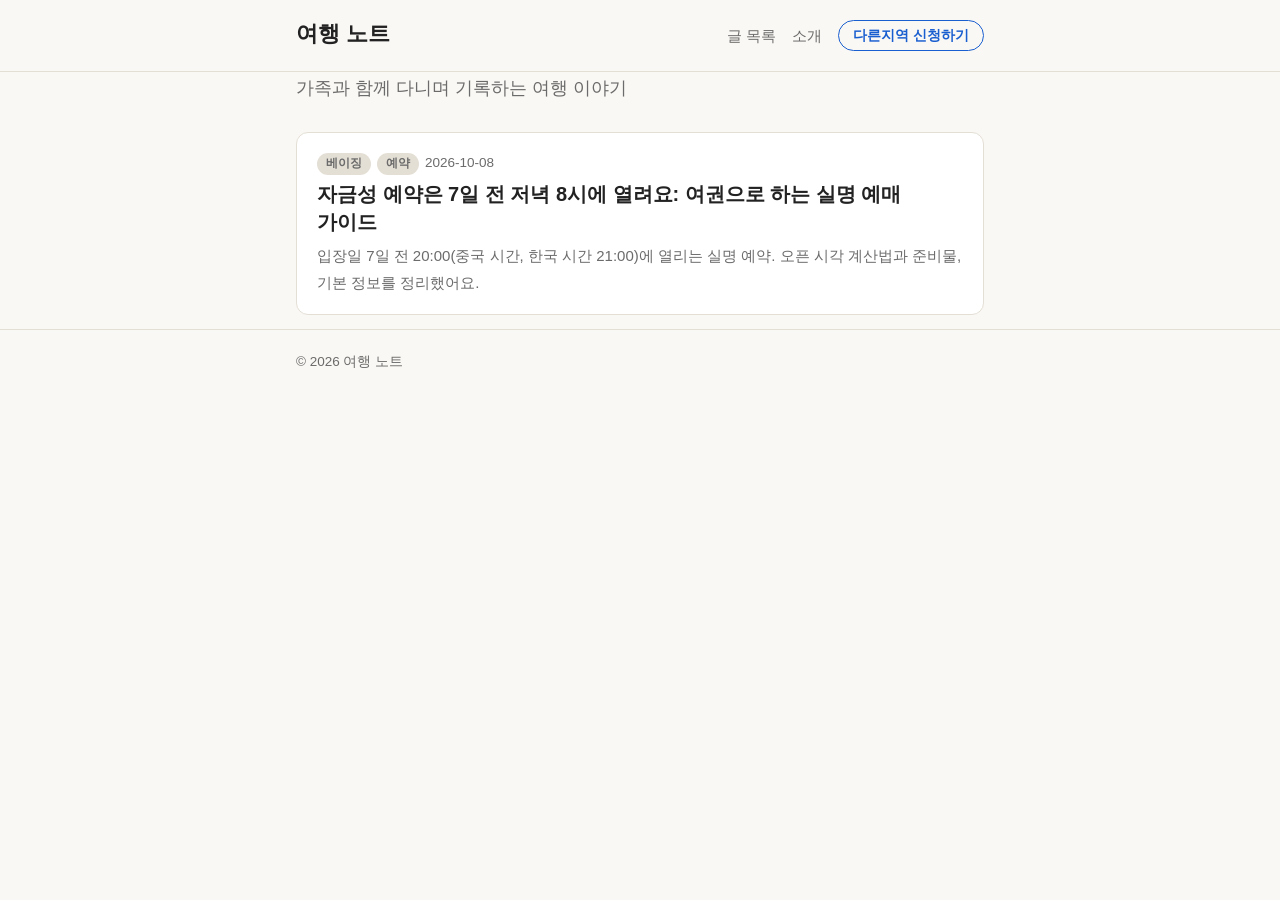
<file: index.html>
<!doctype html>
<html lang="ko">
<head>
<meta charset="utf-8">
<meta name="viewport" content="width=device-width, initial-scale=1">
<title>여행 노트 · 가족과 함께 다니며 기록하는 여행 이야기</title>
<meta name="description" content="아이 둘과 함께 여행을 준비하며 직접 알아본 정보와 일정을 정리합니다. 베이징 자금성 예약 등 여행 준비 가이드.">
<link rel="canonical" href="https://jyo-factory.github.io/travel-blog/">
<meta property="og:type" content="website">
<meta property="og:site_name" content="여행 노트">
<meta property="og:locale" content="ko_KR">
<meta property="og:title" content="여행 노트 · 가족과 함께 다니며 기록하는 여행 이야기">
<meta property="og:description" content="아이 둘과 함께 여행을 준비하며 직접 알아본 정보와 일정을 정리합니다.">
<meta property="og:url" content="https://jyo-factory.github.io/travel-blog/">
<meta property="og:image" content="https://jyo-factory.github.io/travel-blog/assets/thumb-main.jpg">
<meta property="og:image:width" content="1200">
<meta property="og:image:height" content="630">
<meta name="twitter:card" content="summary_large_image">
<script type="application/ld+json">{"@context":"https://schema.org","@type":"WebSite","name":"여행 노트","url":"https://jyo-factory.github.io/travel-blog/","inLanguage":"ko"}</script>
<link rel="stylesheet" href="assets/style.css">
</head>
<body data-root="">
<header class="site-header" id="site-header"></header>
<main class="wrap">
  <p class="intro">가족과 함께 다니며 기록하는 여행 이야기</p>
  <ul class="post-list" id="post-list"></ul>
</main>
<footer class="site-footer" id="site-footer"></footer>
<script src="assets/posts.js"></script>
<script src="assets/site.js"></script>
</body>
</html>
</file>
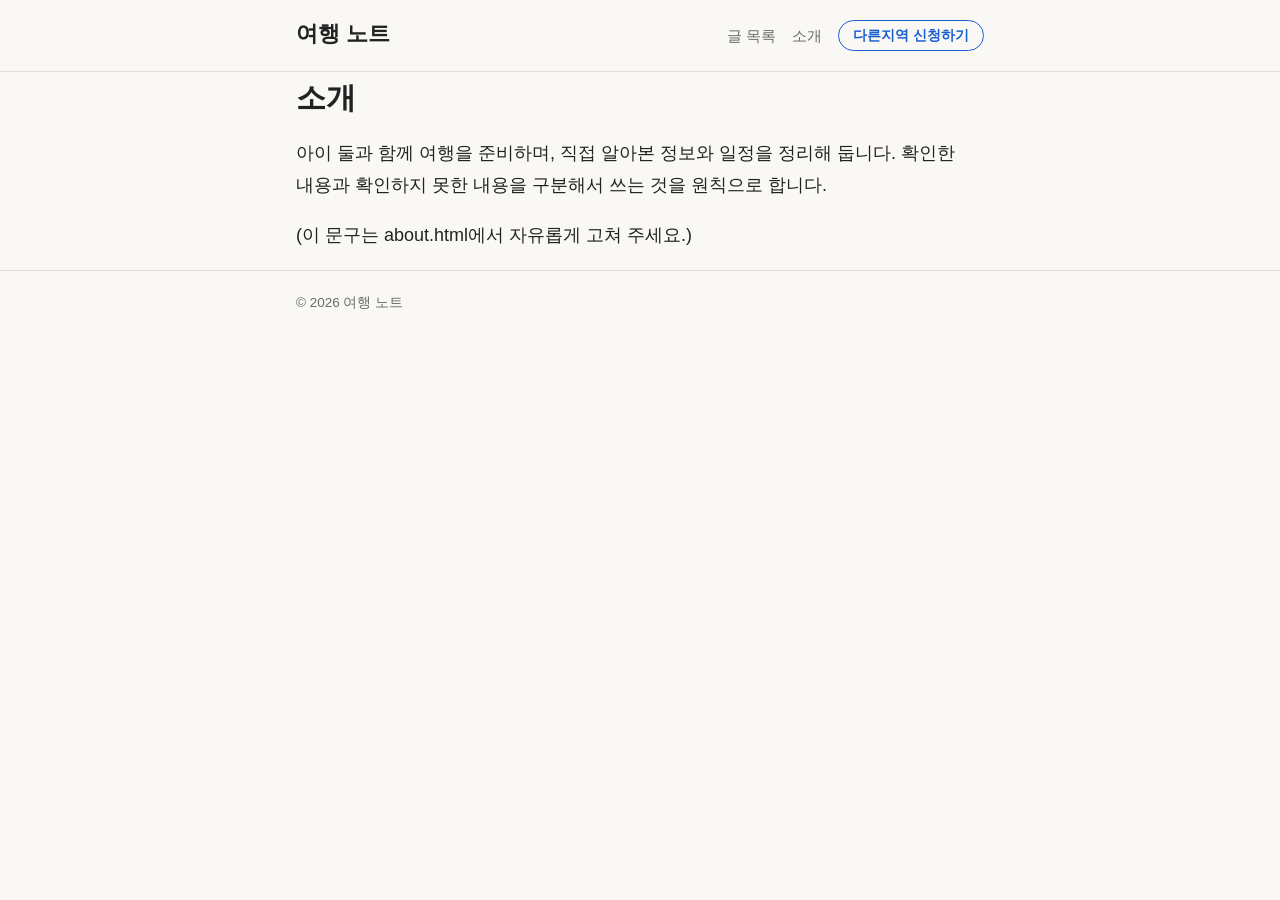
<file: about.html>
<!doctype html>
<html lang="ko">
<head>
<meta charset="utf-8">
<meta name="viewport" content="width=device-width, initial-scale=1">
<title>소개 · 여행 노트</title>
<meta name="description" content="아이 둘과 함께 여행을 준비하며 직접 알아본 정보와 일정을 정리합니다. 확인한 내용과 확인하지 못한 내용을 구분해서 씁니다.">
<link rel="canonical" href="https://jyo-factory.github.io/travel-blog/about.html">
<meta property="og:type" content="website">
<meta property="og:site_name" content="여행 노트">
<meta property="og:locale" content="ko_KR">
<meta property="og:title" content="소개 · 여행 노트">
<meta property="og:description" content="아이 둘과 함께 여행을 준비하며 직접 알아본 정보와 일정을 정리합니다.">
<meta property="og:url" content="https://jyo-factory.github.io/travel-blog/about.html">
<meta property="og:image" content="https://jyo-factory.github.io/travel-blog/assets/og-image.png">
<meta property="og:image:width" content="1200">
<meta property="og:image:height" content="630">
<meta name="twitter:card" content="summary_large_image">
<link rel="stylesheet" href="assets/style.css">
</head>
<body data-root="">
<header class="site-header" id="site-header"></header>
<main class="wrap">
  <article>
    <h1>소개</h1>
    <p>아이 둘과 함께 여행을 준비하며, 직접 알아본 정보와 일정을 정리해 둡니다. 확인한 내용과 확인하지 못한 내용을 구분해서 쓰는 것을 원칙으로 합니다.</p>
    <p>(이 문구는 about.html에서 자유롭게 고쳐 주세요.)</p>
  </article>
</main>
<footer class="site-footer" id="site-footer"></footer>
<script src="assets/posts.js"></script>
<script src="assets/site.js"></script>
</body>
</html>
</file>
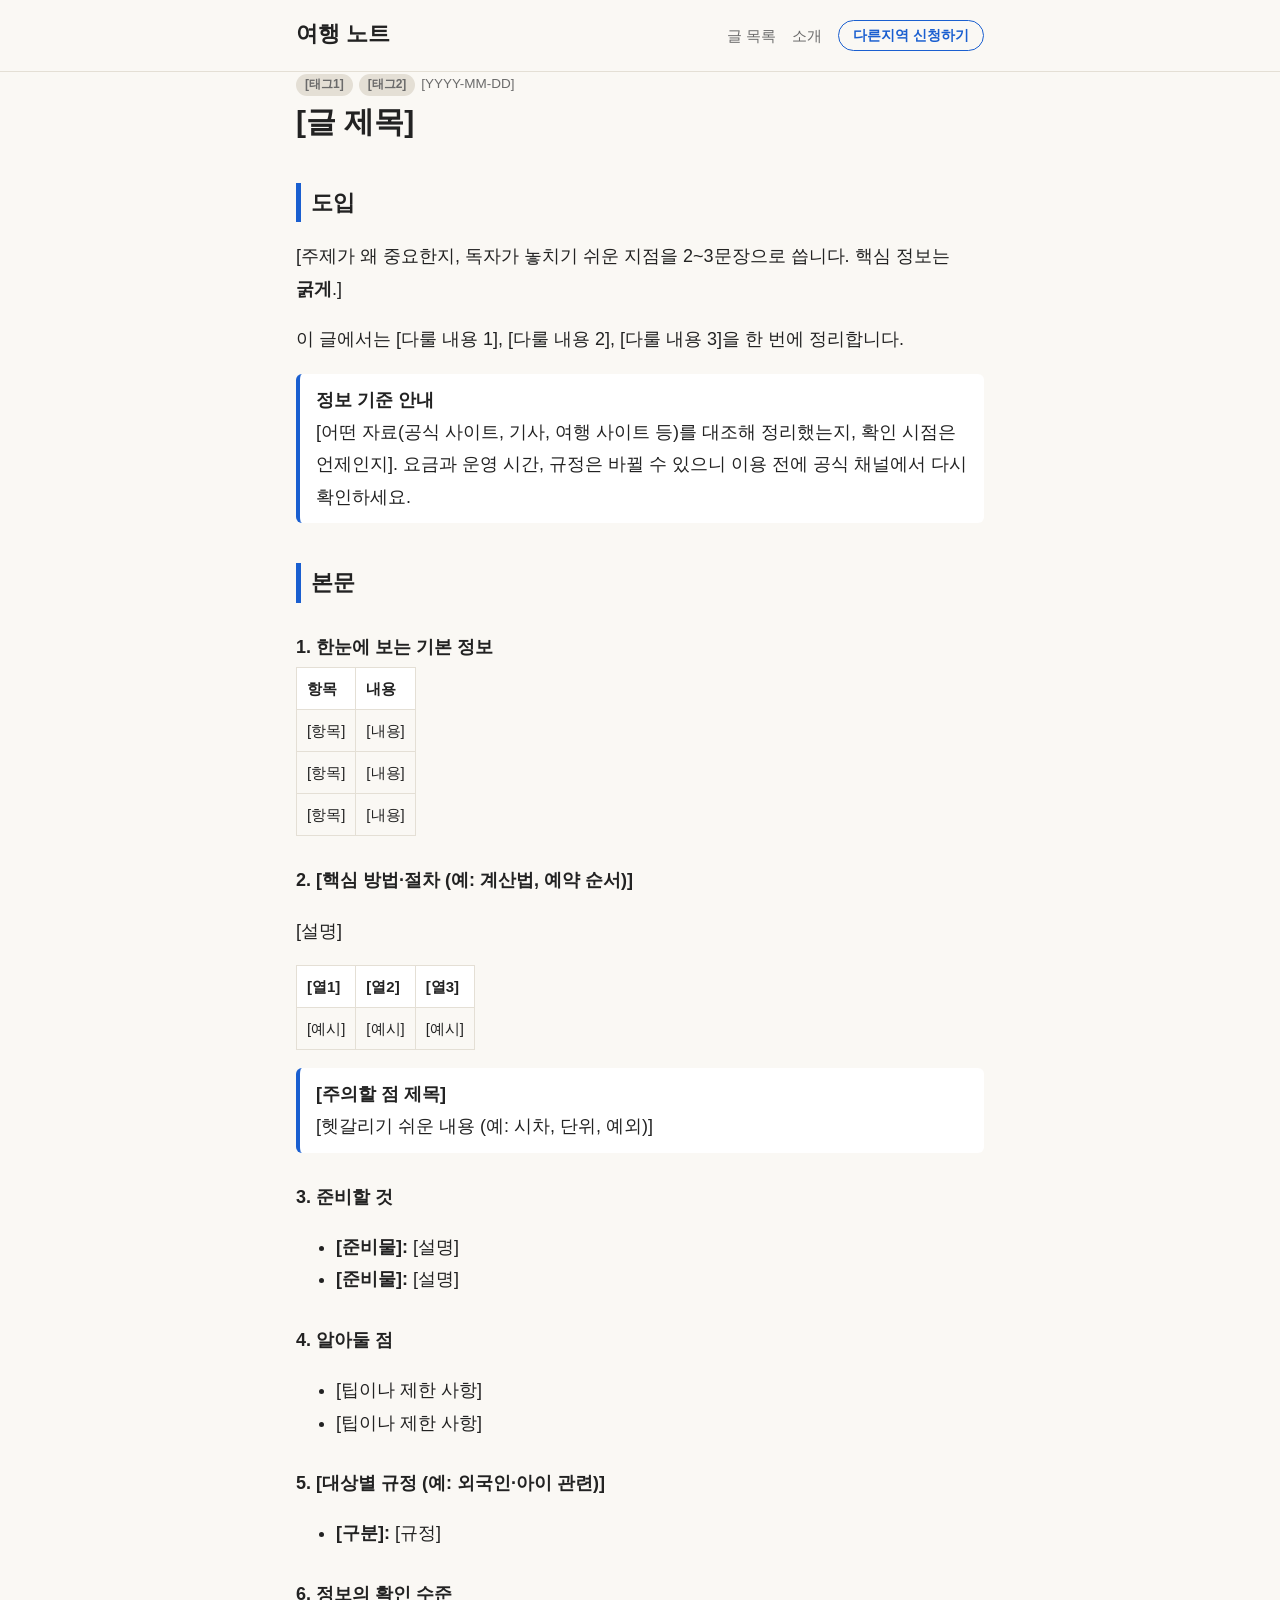
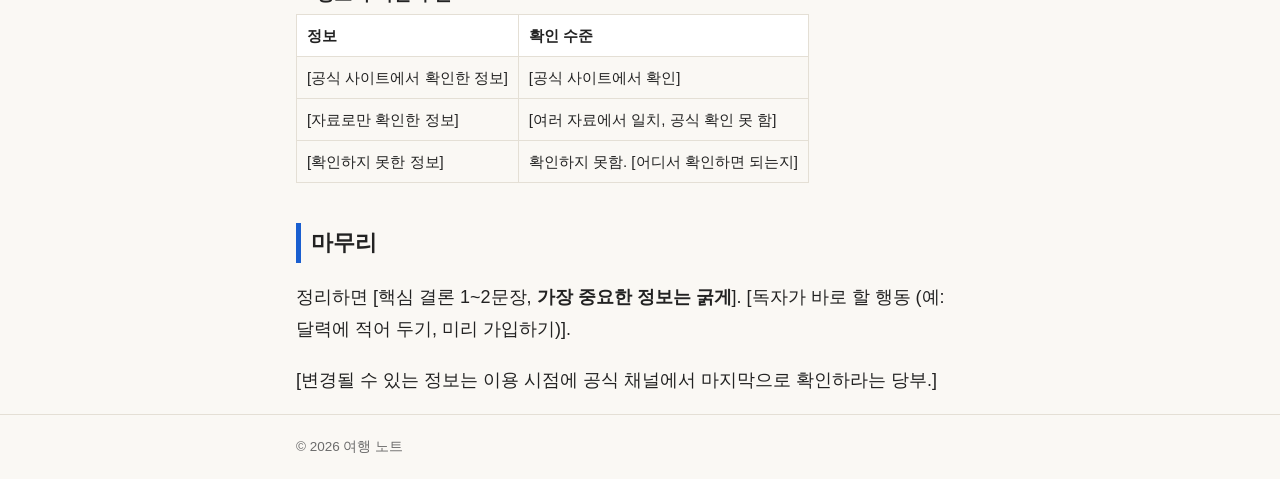
<file: posts/_template.html>
<!doctype html>
<!--
  새 글 쓰는 법
  1. 이 파일을 posts/ 안에 새 이름으로 복사 (예: posts/mutianyu-tickets.html). 파일명은 영문 소문자와 하이픈 권장.
  2. [대괄호]로 된 부분과 HTML 주석을 내용에 맞게 고치고, 필요 없는 블록은 지웁니다.
  3. assets/posts.js 의 POSTS 맨 위에 항목을 추가합니다.
       { file:"posts/새파일.html", title:"...", date:"YYYY-MM-DD", tags:["..."], summary:"..." }
  글 형식: 정보 공유형 (개인 후기 아님) / 도입 → 본문 → 마무리
-->
<html lang="ko">
<head>
<meta charset="utf-8">
<meta name="viewport" content="width=device-width, initial-scale=1">
<title>[글 제목] · 여행 노트</title>
<meta name="description" content="[검색 결과에 보일 한두 문장 요약]">
<!-- 아래 [파일명], 제목, 요약, 날짜는 글마다 고치세요. 검색·공유 미리보기에 쓰입니다. -->
<link rel="canonical" href="https://jyo-factory.github.io/travel-blog/posts/[파일명].html">
<meta property="og:type" content="article">
<meta property="og:site_name" content="여행 노트">
<meta property="og:locale" content="ko_KR">
<meta property="og:title" content="[글 제목]">
<meta property="og:description" content="[공유 미리보기에 보일 한두 문장 요약]">
<meta property="og:url" content="https://jyo-factory.github.io/travel-blog/posts/[파일명].html">
<meta property="og:image" content="https://jyo-factory.github.io/travel-blog/assets/og-image.png">
<meta property="og:image:width" content="1200">
<meta property="og:image:height" content="630">
<meta property="article:published_time" content="[YYYY-MM-DD]">
<meta name="twitter:card" content="summary_large_image">
<script type="application/ld+json">{"@context":"https://schema.org","@type":"BlogPosting","headline":"[글 제목]","datePublished":"[YYYY-MM-DD]","inLanguage":"ko","image":"https://jyo-factory.github.io/travel-blog/assets/og-image.png","mainEntityOfPage":"https://jyo-factory.github.io/travel-blog/posts/[파일명].html","publisher":{"@type":"Organization","name":"여행 노트"}}</script>
<link rel="stylesheet" href="../assets/style.css">
</head>
<body data-root="../">
<header class="site-header" id="site-header"></header>
<main class="wrap">
  <article>
    <div class="meta"><span class="tag">[태그1]</span><span class="tag">[태그2]</span>[YYYY-MM-DD]</div>
    <h1>[글 제목]</h1>

    <!-- ===== 도입: 독자가 겪는 문제 → 이 글에서 다룰 내용 ===== -->
    <h2>도입</h2>
    <p>[주제가 왜 중요한지, 독자가 놓치기 쉬운 지점을 2~3문장으로 씁니다. 핵심 정보는 <b>굵게</b>.]</p>
    <p>이 글에서는 [다룰 내용 1], [다룰 내용 2], [다룰 내용 3]을 한 번에 정리합니다.</p>

    <!-- 정보 기준 안내: 출처와 확인 범위를 밝히는 박스. 정보 글에는 유지하세요. -->
    <div class="callout">
      <b>정보 기준 안내</b><br>
      [어떤 자료(공식 사이트, 기사, 여행 사이트 등)를 대조해 정리했는지, 확인 시점은 언제인지]. 요금과 운영 시간, 규정은 바뀔 수 있으니 이용 전에 공식 채널에서 다시 확인하세요.
    </div>

    <!-- ===== 본문: 소제목을 번호로 나눠 정보를 정리 ===== -->
    <h2>본문</h2>

    <h3>1. 한눈에 보는 기본 정보</h3>
    <table>
      <tr><th>항목</th><th>내용</th></tr>
      <tr><td>[항목]</td><td>[내용]</td></tr>
      <tr><td>[항목]</td><td>[내용]</td></tr>
      <tr><td>[항목]</td><td>[내용]</td></tr>
    </table>

    <h3>2. [핵심 방법·절차 (예: 계산법, 예약 순서)]</h3>
    <p>[설명]</p>
    <table>
      <tr><th>[열1]</th><th>[열2]</th><th>[열3]</th></tr>
      <tr><td>[예시]</td><td>[예시]</td><td>[예시]</td></tr>
    </table>
    <div class="callout">
      <b>[주의할 점 제목]</b><br>
      [헷갈리기 쉬운 내용 (예: 시차, 단위, 예외)]
    </div>

    <h3>3. 준비할 것</h3>
    <ul>
      <li><b>[준비물]:</b> [설명]</li>
      <li><b>[준비물]:</b> [설명]</li>
    </ul>

    <h3>4. 알아둘 점</h3>
    <ul>
      <li>[팁이나 제한 사항]</li>
      <li>[팁이나 제한 사항]</li>
    </ul>

    <h3>5. [대상별 규정 (예: 외국인·아이 관련)]</h3>
    <ul>
      <li><b>[구분]:</b> [규정]</li>
    </ul>

    <h3>6. 정보의 확인 수준</h3>
    <!-- 확인 수준 예시: 공식 사이트에서 확인 / 여러 자료에서 일치 / 확인하지 못함 -->
    <table>
      <tr><th>정보</th><th>확인 수준</th></tr>
      <tr><td>[공식 사이트에서 확인한 정보]</td><td>[공식 사이트에서 확인]</td></tr>
      <tr><td>[자료로만 확인한 정보]</td><td>[여러 자료에서 일치, 공식 확인 못 함]</td></tr>
      <tr><td>[확인하지 못한 정보]</td><td>확인하지 못함. [어디서 확인하면 되는지]</td></tr>
    </table>

    <!-- ===== 마무리: 핵심 요약 → 행동 안내 → 재확인 당부 ===== -->
    <h2>마무리</h2>
    <p>정리하면 [핵심 결론 1~2문장, <b>가장 중요한 정보는 굵게</b>]. [독자가 바로 할 행동 (예: 달력에 적어 두기, 미리 가입하기)].</p>
    <p>[변경될 수 있는 정보는 이용 시점에 공식 채널에서 마지막으로 확인하라는 당부.]</p>
  </article>
</main>
<footer class="site-footer" id="site-footer"></footer>
<script src="../assets/posts.js"></script>
<script src="../assets/site.js"></script>
</body>
</html>
</file>
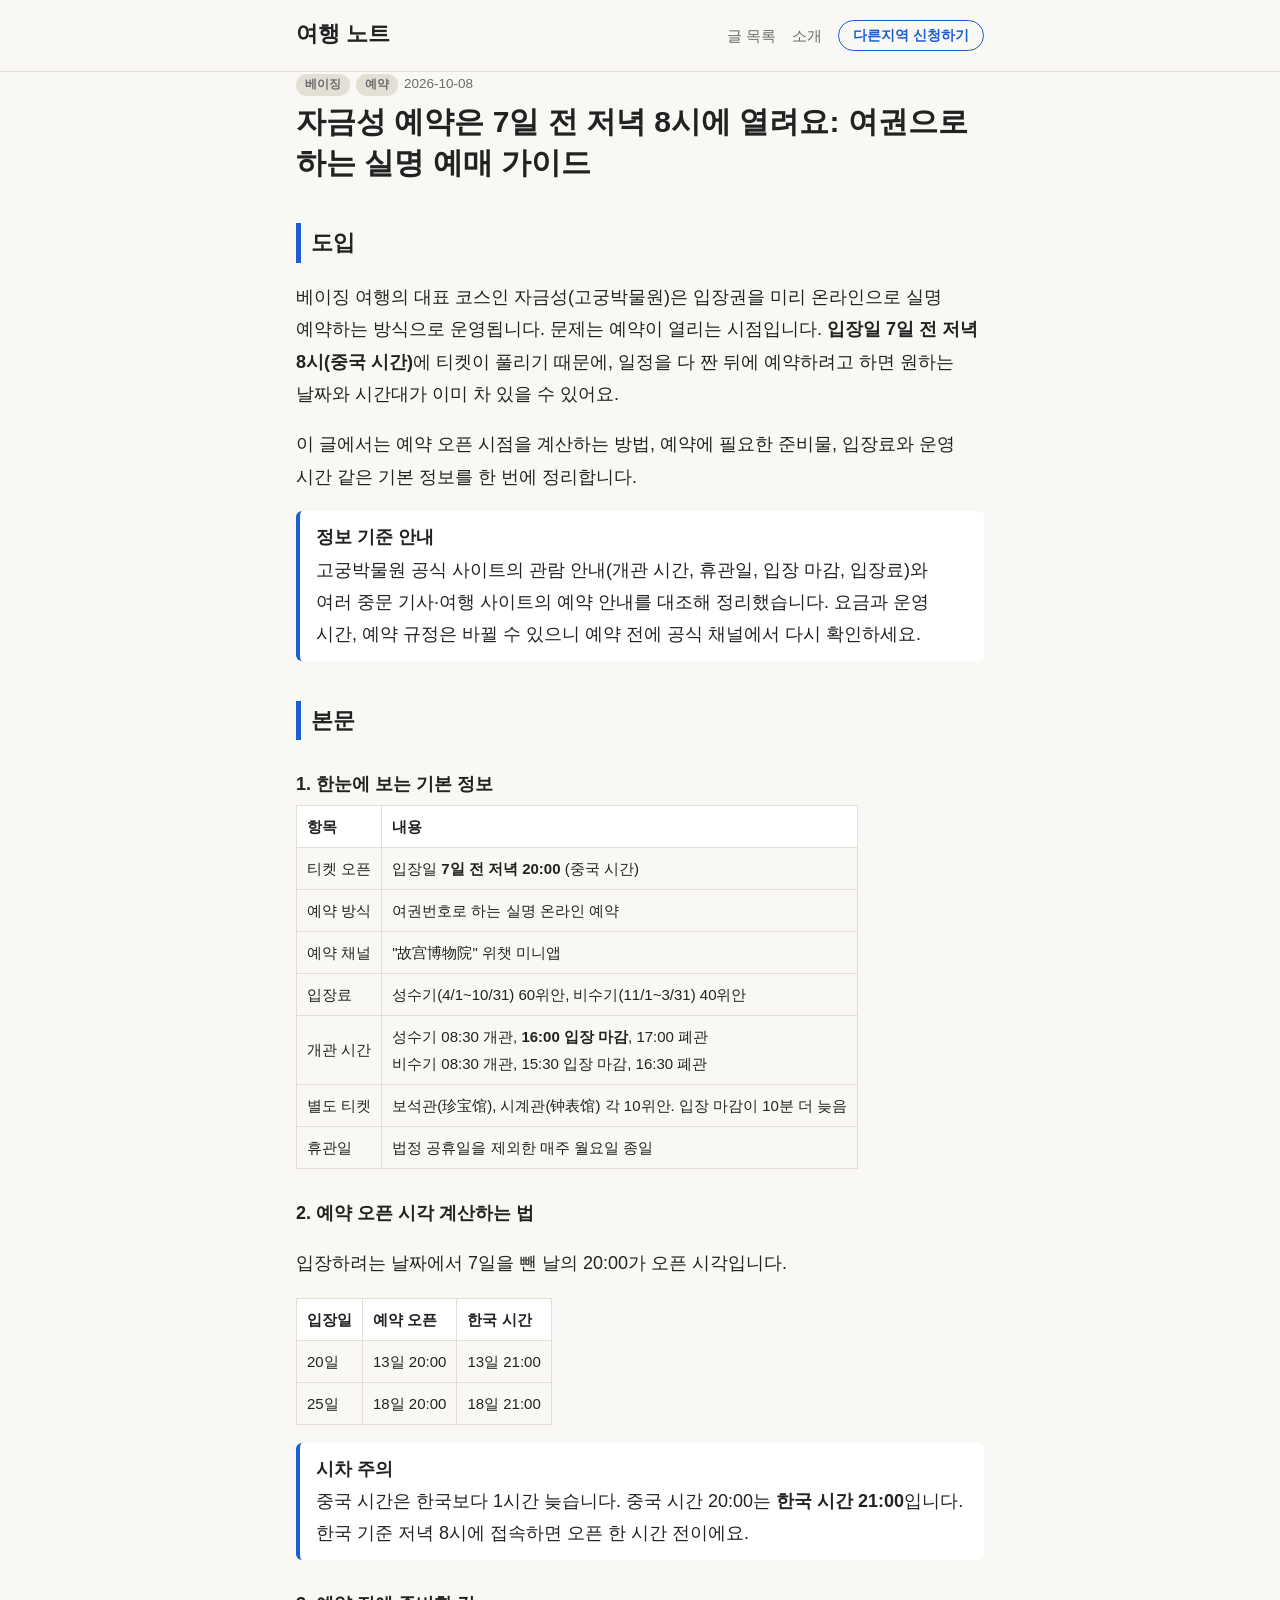
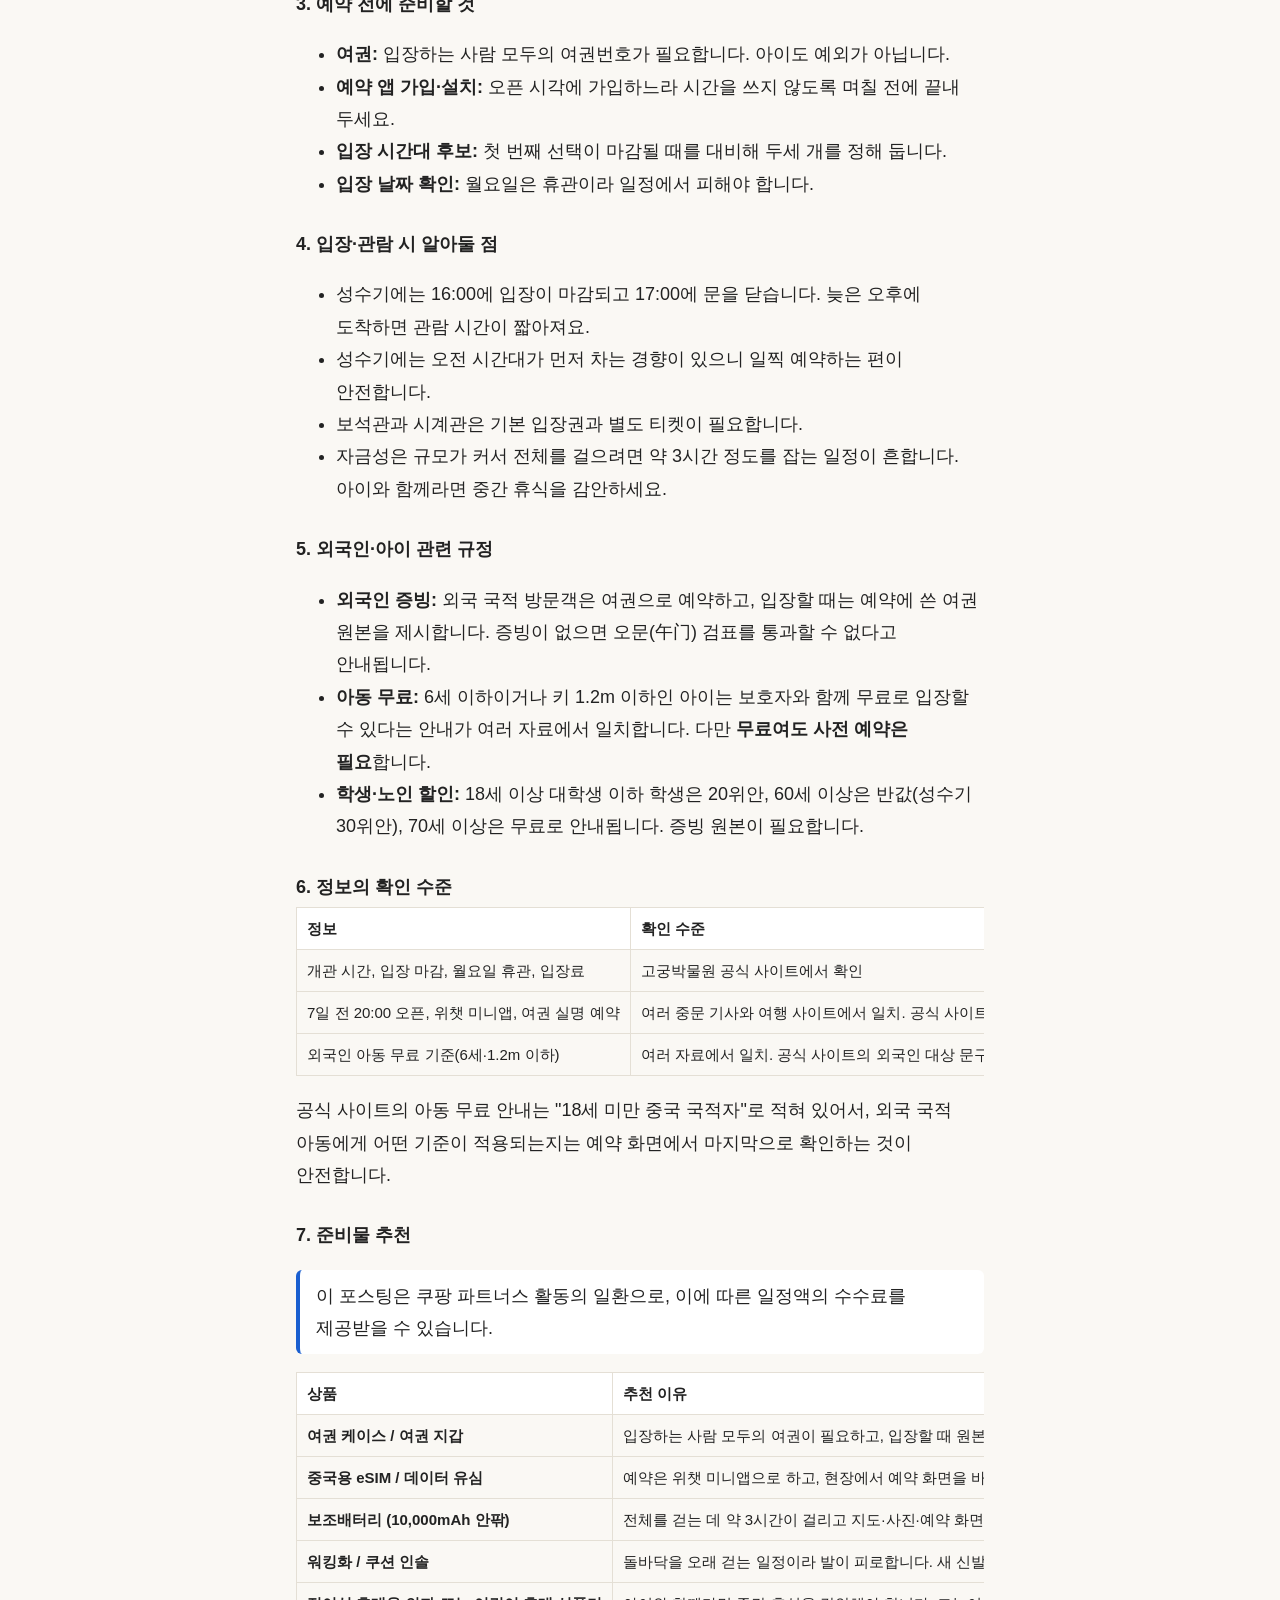
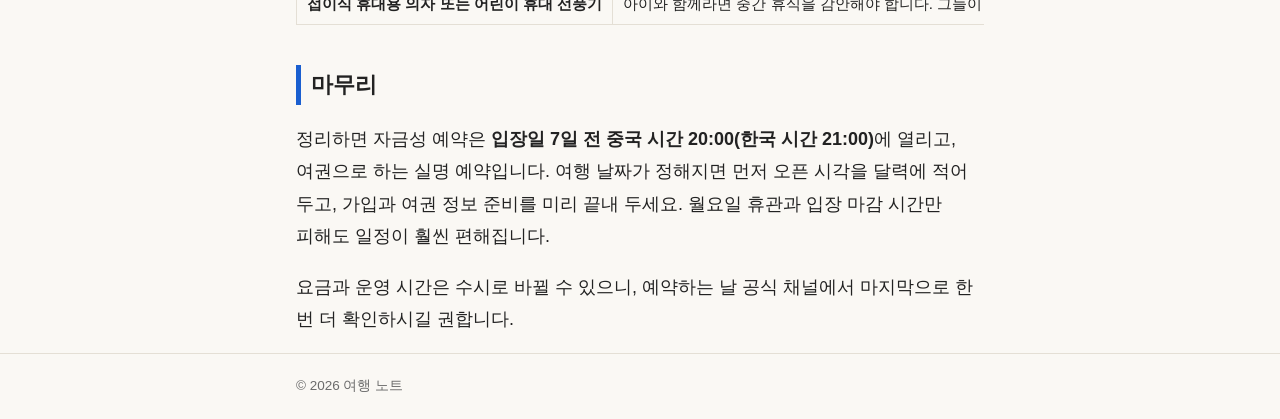
<file: posts/forbidden-city-booking.html>
<!doctype html>
<html lang="ko">
<head>
<meta charset="utf-8">
<meta name="viewport" content="width=device-width, initial-scale=1">
<title>자금성 예약은 7일 전 저녁 8시에 열려요 · 여행 노트</title>
<meta name="description" content="자금성(고궁박물원) 입장권은 입장일 7일 전 20:00(중국 시간)에 열리는 실명 온라인 예약입니다. 오픈 시각 계산법, 준비물, 이용 정보를 정리했어요.">
<link rel="canonical" href="https://jyo-factory.github.io/travel-blog/posts/forbidden-city-booking.html">
<meta property="og:type" content="article">
<meta property="og:site_name" content="여행 노트">
<meta property="og:locale" content="ko_KR">
<meta property="og:title" content="자금성 예약은 7일 전 저녁 8시에 열려요">
<meta property="og:description" content="입장일 7일 전 20:00(중국 시간, 한국 시간 21:00)에 열리는 실명 예약. 오픈 시각 계산법과 준비물, 기본 정보를 정리했어요.">
<meta property="og:url" content="https://jyo-factory.github.io/travel-blog/posts/forbidden-city-booking.html">
<meta property="og:image" content="https://jyo-factory.github.io/travel-blog/assets/thumb-forbidden-city.jpg">
<meta property="og:image:width" content="1200">
<meta property="og:image:height" content="630">
<meta property="article:published_time" content="2026-10-08">
<meta property="article:tag" content="베이징">
<meta property="article:tag" content="예약">
<meta name="twitter:card" content="summary_large_image">
<script type="application/ld+json">{"@context":"https://schema.org","@type":"BlogPosting","headline":"자금성 예약은 7일 전 저녁 8시에 열려요: 여권으로 하는 실명 예매 가이드","datePublished":"2026-10-08","inLanguage":"ko","image":"https://jyo-factory.github.io/travel-blog/assets/thumb-forbidden-city.jpg","mainEntityOfPage":"https://jyo-factory.github.io/travel-blog/posts/forbidden-city-booking.html","publisher":{"@type":"Organization","name":"여행 노트"}}</script>
<link rel="stylesheet" href="../assets/style.css">
</head>
<body data-root="../">
<header class="site-header" id="site-header"></header>
<main class="wrap">
  <article>
    <div class="meta"><span class="tag">베이징</span><span class="tag">예약</span>2026-10-08</div>
    <h1>자금성 예약은 7일 전 저녁 8시에 열려요: 여권으로 하는 실명 예매 가이드</h1>

    <h2>도입</h2>
    <p>베이징 여행의 대표 코스인 자금성(고궁박물원)은 입장권을 미리 온라인으로 실명 예약하는 방식으로 운영됩니다. 문제는 예약이 열리는 시점입니다. <b>입장일 7일 전 저녁 8시(중국 시간)</b>에 티켓이 풀리기 때문에, 일정을 다 짠 뒤에 예약하려고 하면 원하는 날짜와 시간대가 이미 차 있을 수 있어요.</p>
    <p>이 글에서는 예약 오픈 시점을 계산하는 방법, 예약에 필요한 준비물, 입장료와 운영 시간 같은 기본 정보를 한 번에 정리합니다.</p>

    <div class="callout">
      <b>정보 기준 안내</b><br>
      고궁박물원 공식 사이트의 관람 안내(개관 시간, 휴관일, 입장 마감, 입장료)와 여러 중문 기사·여행 사이트의 예약 안내를 대조해 정리했습니다. 요금과 운영 시간, 예약 규정은 바뀔 수 있으니 예약 전에 공식 채널에서 다시 확인하세요.
    </div>

    <h2>본문</h2>

    <h3>1. 한눈에 보는 기본 정보</h3>
    <table>
      <tr><th>항목</th><th>내용</th></tr>
      <tr><td>티켓 오픈</td><td>입장일 <b>7일 전 저녁 20:00</b> (중국 시간)</td></tr>
      <tr><td>예약 방식</td><td>여권번호로 하는 실명 온라인 예약</td></tr>
      <tr><td>예약 채널</td><td>"故宫博物院" 위챗 미니앱</td></tr>
      <tr><td>입장료</td><td>성수기(4/1~10/31) 60위안, 비수기(11/1~3/31) 40위안</td></tr>
      <tr><td>개관 시간</td><td>성수기 08:30 개관, <b>16:00 입장 마감</b>, 17:00 폐관<br>비수기 08:30 개관, 15:30 입장 마감, 16:30 폐관</td></tr>
      <tr><td>별도 티켓</td><td>보석관(珍宝馆), 시계관(钟表馆) 각 10위안. 입장 마감이 10분 더 늦음</td></tr>
      <tr><td>휴관일</td><td>법정 공휴일을 제외한 매주 월요일 종일</td></tr>
    </table>

    <h3>2. 예약 오픈 시각 계산하는 법</h3>
    <p>입장하려는 날짜에서 7일을 뺀 날의 20:00가 오픈 시각입니다.</p>
    <table>
      <tr><th>입장일</th><th>예약 오픈</th><th>한국 시간</th></tr>
      <tr><td>20일</td><td>13일 20:00</td><td>13일 21:00</td></tr>
      <tr><td>25일</td><td>18일 20:00</td><td>18일 21:00</td></tr>
    </table>
    <div class="callout">
      <b>시차 주의</b><br>
      중국 시간은 한국보다 1시간 늦습니다. 중국 시간 20:00는 <b>한국 시간 21:00</b>입니다. 한국 기준 저녁 8시에 접속하면 오픈 한 시간 전이에요.
    </div>

    <h3>3. 예약 전에 준비할 것</h3>
    <ul>
      <li><b>여권:</b> 입장하는 사람 모두의 여권번호가 필요합니다. 아이도 예외가 아닙니다.</li>
      <li><b>예약 앱 가입·설치:</b> 오픈 시각에 가입하느라 시간을 쓰지 않도록 며칠 전에 끝내 두세요.</li>
      <li><b>입장 시간대 후보:</b> 첫 번째 선택이 마감될 때를 대비해 두세 개를 정해 둡니다.</li>
      <li><b>입장 날짜 확인:</b> 월요일은 휴관이라 일정에서 피해야 합니다.</li>
    </ul>

    <h3>4. 입장·관람 시 알아둘 점</h3>
    <ul>
      <li>성수기에는 16:00에 입장이 마감되고 17:00에 문을 닫습니다. 늦은 오후에 도착하면 관람 시간이 짧아져요.</li>
      <li>성수기에는 오전 시간대가 먼저 차는 경향이 있으니 일찍 예약하는 편이 안전합니다.</li>
      <li>보석관과 시계관은 기본 입장권과 별도 티켓이 필요합니다.</li>
      <li>자금성은 규모가 커서 전체를 걸으려면 약 3시간 정도를 잡는 일정이 흔합니다. 아이와 함께라면 중간 휴식을 감안하세요.</li>
    </ul>

    <h3>5. 외국인·아이 관련 규정</h3>
    <ul>
      <li><b>외국인 증빙:</b> 외국 국적 방문객은 여권으로 예약하고, 입장할 때는 예약에 쓴 여권 원본을 제시합니다. 증빙이 없으면 오문(午门) 검표를 통과할 수 없다고 안내됩니다.</li>
      <li><b>아동 무료:</b> 6세 이하이거나 키 1.2m 이하인 아이는 보호자와 함께 무료로 입장할 수 있다는 안내가 여러 자료에서 일치합니다. 다만 <b>무료여도 사전 예약은 필요</b>합니다.</li>
      <li><b>학생·노인 할인:</b> 18세 이상 대학생 이하 학생은 20위안, 60세 이상은 반값(성수기 30위안), 70세 이상은 무료로 안내됩니다. 증빙 원본이 필요합니다.</li>
    </ul>

    <h3>6. 정보의 확인 수준</h3>
    <table>
      <tr><th>정보</th><th>확인 수준</th></tr>
      <tr><td>개관 시간, 입장 마감, 월요일 휴관, 입장료</td><td>고궁박물원 공식 사이트에서 확인</td></tr>
      <tr><td>7일 전 20:00 오픈, 위챗 미니앱, 여권 실명 예약</td><td>여러 중문 기사와 여행 사이트에서 일치. 공식 사이트 첫 안내 페이지에는 이 문구가 없었음</td></tr>
      <tr><td>외국인 아동 무료 기준(6세·1.2m 이하)</td><td>여러 자료에서 일치. 공식 사이트의 외국인 대상 문구는 확인하지 못함</td></tr>
    </table>
    <p>공식 사이트의 아동 무료 안내는 "18세 미만 중국 국적자"로 적혀 있어서, 외국 국적 아동에게 어떤 기준이 적용되는지는 예약 화면에서 마지막으로 확인하는 것이 안전합니다.</p>

    <h3>7. 준비물 추천</h3>
    <div class="callout">
      이 포스팅은 쿠팡 파트너스 활동의 일환으로, 이에 따른 일정액의 수수료를 제공받을 수 있습니다.
    </div>
    <table>
      <tr><th>상품</th><th>추천 이유</th><th>링크</th></tr>
      <tr><td><b>여권 케이스 / 여권 지갑</b></td><td>입장하는 사람 모두의 여권이 필요하고, 입장할 때 원본을 제시해야 합니다. 검표 때 꺼내고 넣기 편하고 분실 걱정도 줄어요.</td><td>[쿠팡 파트너스 링크]</td></tr>
      <tr><td><b>중국용 eSIM / 데이터 유심</b></td><td>예약은 위챗 미니앱으로 하고, 현장에서 예약 화면을 바로 열어야 합니다. VPN 포함 여부를 확인하고 고르세요.</td><td>[쿠팡 파트너스 링크]</td></tr>
      <tr><td><b>보조배터리 (10,000mAh 안팎)</b></td><td>전체를 걷는 데 약 3시간이 걸리고 지도·사진·예약 화면을 계속 씁니다. 기내 반입 기준(160Wh 이하)을 확인하세요.</td><td>[쿠팡 파트너스 링크]</td></tr>
      <tr><td><b>워킹화 / 쿠션 인솔</b></td><td>돌바닥을 오래 걷는 일정이라 발이 피로합니다. 새 신발은 미리 신어 보고 인솔을 함께 쓰면 물집을 줄일 수 있어요.</td><td>[쿠팡 파트너스 링크]</td></tr>
      <tr><td><b>접이식 휴대용 의자 또는 어린이 휴대 선풍기</b></td><td>아이와 함께라면 중간 휴식을 감안해야 합니다. 그늘이 적은 광장에서 쉬거나 더위를 식힐 때 유용해요.</td><td>[쿠팡 파트너스 링크]</td></tr>
    </table>

    <h2>마무리</h2>
    <p>정리하면 자금성 예약은 <b>입장일 7일 전 중국 시간 20:00(한국 시간 21:00)</b>에 열리고, 여권으로 하는 실명 예약입니다. 여행 날짜가 정해지면 먼저 오픈 시각을 달력에 적어 두고, 가입과 여권 정보 준비를 미리 끝내 두세요. 월요일 휴관과 입장 마감 시간만 피해도 일정이 훨씬 편해집니다.</p>
    <p>요금과 운영 시간은 수시로 바뀔 수 있으니, 예약하는 날 공식 채널에서 마지막으로 한 번 더 확인하시길 권합니다.</p>
  </article>
</main>
<footer class="site-footer" id="site-footer"></footer>
<script src="../assets/posts.js"></script>
<script src="../assets/site.js"></script>
</body>
</html>
</file>
<file: assets/style.css>
:root{
  --bg:#faf8f4; --card:#fff; --ink:#222; --muted:#6b6b6b; --line:#e4dfd5; --accent:#1a5fd0;
}
@media (prefers-color-scheme: dark){
  :root{--bg:#161513; --card:#201f1c; --ink:#ece8e1; --muted:#9b958b; --line:#34322d; --accent:#6aa5ff}
}
*{box-sizing:border-box}
html{-webkit-text-size-adjust:100%;text-size-adjust:100%;scroll-behavior:smooth;scroll-padding-top:64px;overflow-x:hidden}
body{margin:0;background:var(--bg);color:var(--ink);font:clamp(16px,2.4vw + 11px,18px)/1.8 -apple-system,"Pretendard","Malgun Gothic","Apple SD Gothic Neo",sans-serif;word-break:keep-all;overflow-wrap:break-word;-webkit-tap-highlight-color:transparent}
a{color:var(--accent)}
.wrap{max-width:720px;margin:0 auto;padding:0 max(16px,env(safe-area-inset-left)) 0 max(16px,env(safe-area-inset-right))}

.site-header{border-bottom:1px solid var(--line);padding:14px 0;position:sticky;top:0;z-index:10;background:var(--bg)}
.site-header .wrap{display:flex;justify-content:space-between;align-items:baseline;flex-wrap:wrap;gap:8px}
.site-title{font-size:22px;font-weight:800;text-decoration:none;color:var(--ink)}
.site-nav a{margin-left:16px;text-decoration:none;color:var(--muted);font-size:15px;padding:8px 0;display:inline-block}
.site-nav a:hover{color:var(--accent)}

.site-nav{display:flex;align-items:center;flex-wrap:wrap}
.site-nav .req-btn{margin-left:16px;font-size:14px;font-weight:600;border:1px solid var(--accent);color:var(--accent);border-radius:999px;padding:3px 14px;line-height:1.6}
.site-nav .req-btn:hover{background:var(--accent);color:var(--bg)}


main{padding:32px 0 64px}
.intro{color:var(--muted);margin:0 0 28px}

.post-list{list-style:none;margin:0;padding:0}
.post-item{background:var(--card);border:1px solid var(--line);border-radius:12px;padding:18px 20px;margin:14px 0}
.post-item h2{margin:4px 0 6px;font-size:20px;line-height:1.4}
.post-item h2 a{color:var(--ink);text-decoration:none}
.post-item h2 a:hover{color:var(--accent)}
.post-item p{margin:0;color:var(--muted);font-size:15px}
.meta{color:var(--muted);font-size:13.5px}
.tag{display:inline-block;border-radius:999px;padding:0 9px;font-size:12px;font-weight:600;margin-right:6px;background:var(--line);color:var(--muted)}
.empty{color:var(--muted);text-align:center;padding:48px 0}

/* 글 본문 */
article h1{font-size:clamp(24px,5vw + 8px,30px);line-height:1.35;margin:6px 0 10px}
article h2{font-size:clamp(19px,3vw + 11px,22px);margin:40px 0 8px;border-left:5px solid var(--accent);padding-left:10px}
article h3{font-size:18px;margin:28px 0 4px}
article img{max-width:100%;height:auto;border-radius:8px}
article table{border-collapse:collapse;width:100%;font-size:15px;display:block;overflow-x:auto;-webkit-overflow-scrolling:touch;overscroll-behavior-x:contain}
article th,article td{white-space:nowrap}
article pre{overflow-x:auto;-webkit-overflow-scrolling:touch}
article th,article td{border:1px solid var(--line);padding:7px 10px;text-align:left}
article th{background:var(--card)}
.callout{border-left:4px solid var(--accent);background:var(--card);padding:10px 16px;border-radius:6px;margin:18px 0}

.site-footer{border-top:1px solid var(--line);padding:20px 0;color:var(--muted);font-size:13.5px}

@media (max-width:600px){
  main{padding:20px 0 48px}
  .post-item{padding:16px}
  .post-item h2{font-size:18px}
  .meta{font-size:14px}
  .site-title{font-size:20px}
  .site-nav a,.site-nav .req-btn{margin-left:12px}
  article h3{font-size:17px}
}
</file>
